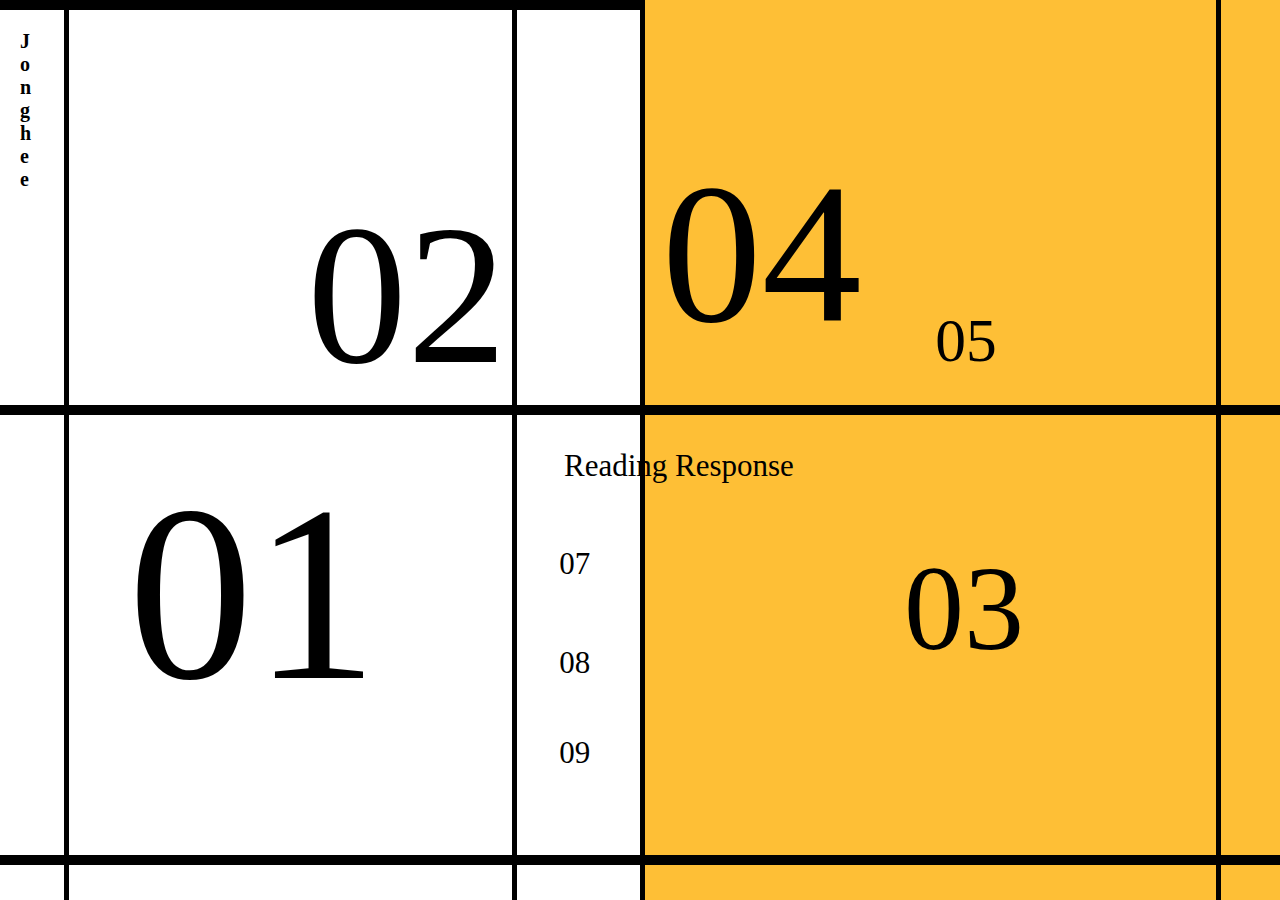
<file: index.html>
<!DOCTYPE html>
<html lang="en">
<head>
    <meta charset="UTF-8">
    <meta http-equiv="X-UA-Compatible" content="IE=edge">
    <meta name="viewport" content="width=device-width, initial-scale=1.0">
    <link rel="stylesheet" href="./style.css">
    <link rel="preconnect" href="https://fonts.googleapis.com">
<link rel="preconnect" href="https://fonts.gstatic.com" crossorigin>
<link href="https://fonts.googleapis.com/css2?family=Press+Start+2P&display=swap" rel="stylesheet">
<script type="text/javascript" src="./main.js" defer></script>
    <title>Document</title>
</head>
<body>
    <div class="v-line" id="wrap">
    </div>
    <div class="v-line2">
    </div>
    <div class="v-line3">
    </div>
    <div class="v-line4">
    </div>
    <hr class="firstline">
    <hr class="secondline">
    <hr class="thirdline">
    <div class="name">
        <div>
            J
        </div>
        <div>
            o
        </div>
        <div>
            n
        </div>
        <div>
            g
        </div>
        <div>
            h
        </div>
        <div>
            e
        </div>
        <div>
            e
        </div>
    </div>  
        <div class="one">
           <a href="./project/typography.html">01</a>
        </div>
        <div class="second">
           <a href="./project/project02.html">02</a>
        </div>
        <div class="third">
           <a href="">03</a>
        </div>
               <div class="four">
            <br><a href="./project/project.html">04</a>
        </div>
            <span class="fifth"><a href="">05</a></span>
            <span class="six"><a href="./readingresponse.html">Reading Response</a></span>
            <span class="seventh"><br><a href="">07</a></span>
            <span class="eighth"><a href="">08</a></span>
            <span class="ninth"><a href="">09</a></span>
</body>
</html>
</file>
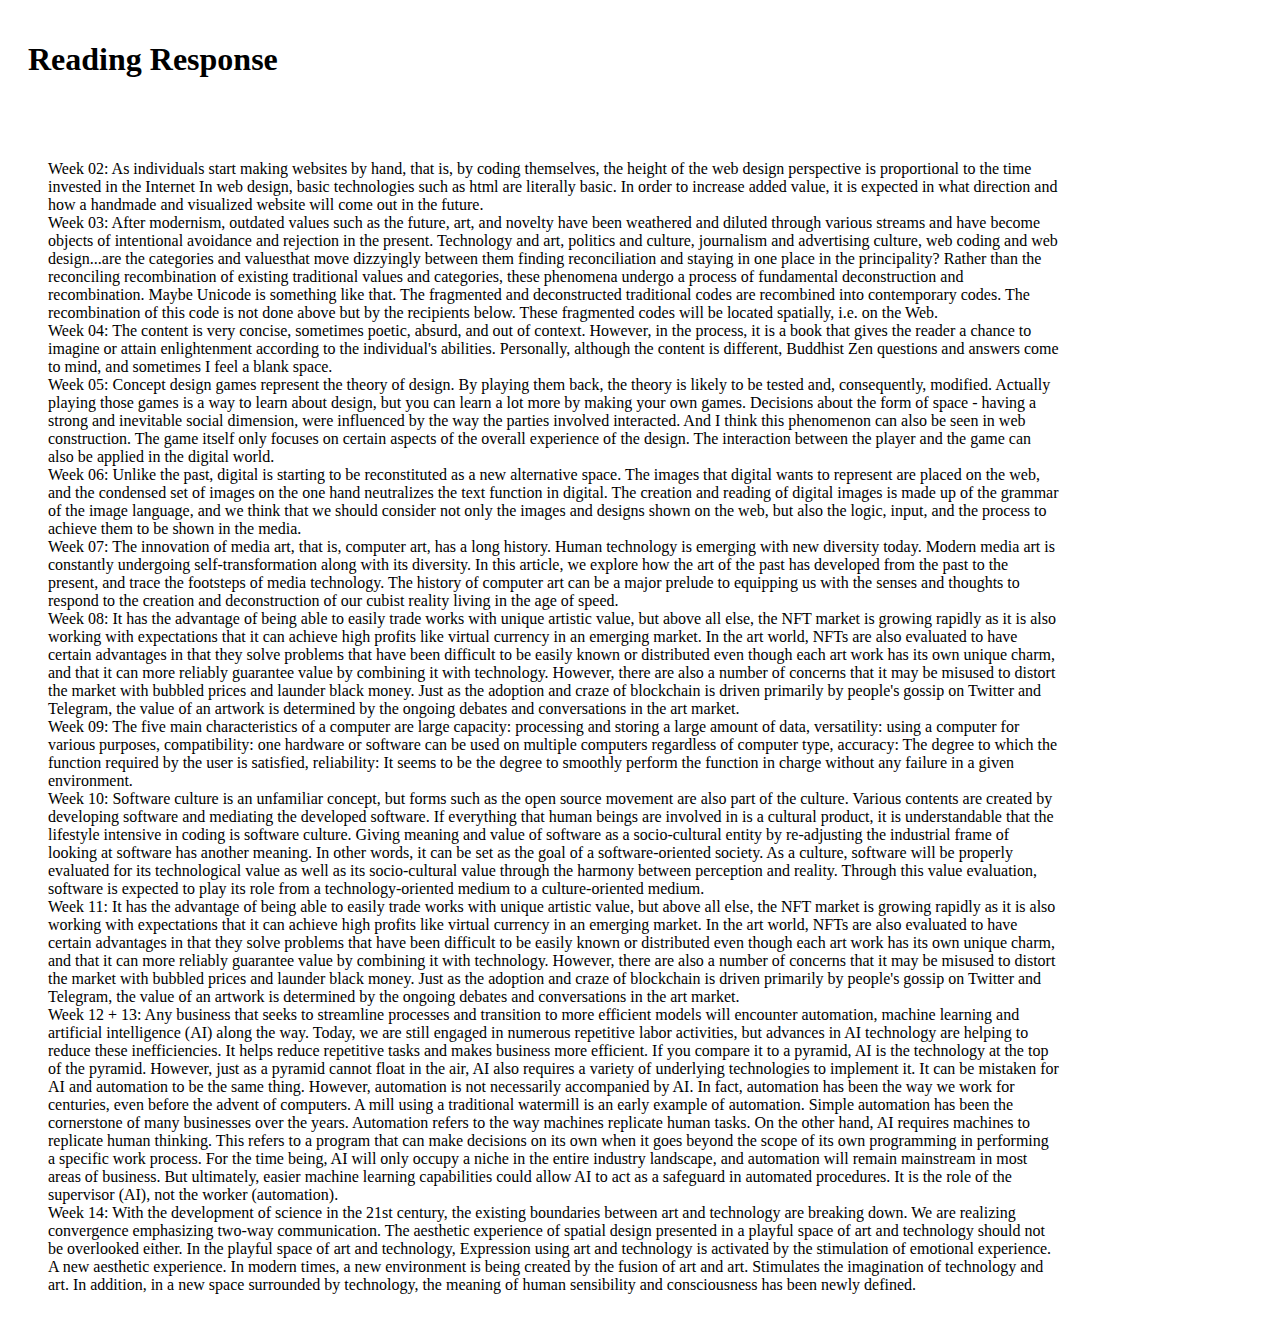
<file: readingresponse.html>
<!DOCTYPE html>
<html lang="en">
  <head>
    <meta charset="UTF-8" />
    <meta http-equiv="X-UA-Compatible" content="IE=edge" />
    <meta name="viewport" content="width=device-width, initial-scale=1.0" />
    <title>Reading Response</title>
    <link rel="stylesheet" href="./readingresponse.css">
  </head>
  <body>
    <h1>Reading Response</h1>
    <div class="reading">
      <div>
        Week 02: As individuals start making websites by hand, that is, by
        coding themselves, the height of the web design perspective is
        proportional to the time invested in the Internet In web design, basic
        technologies such as html are literally basic. In order to increase
        added value, it is expected in what direction and how a handmade and
        visualized website will come out in the future.
      </div>

      <div>
        Week 03: After modernism, outdated values ​​such as the future, art, and
        novelty have been weathered and diluted through various streams and have
        become objects of intentional avoidance and rejection in the present.
        Technology and art, politics and culture, journalism and advertising
        culture, web coding and web design...are the categories and values
        ​​that move dizzyingly between them finding reconciliation and staying
        in one place in the principality? Rather than the reconciling
        recombination of existing traditional values ​​and categories, these
        phenomena undergo a process of fundamental deconstruction and
        recombination. Maybe Unicode is something like that. The fragmented and
        deconstructed traditional codes are recombined into contemporary codes.
        The recombination of this code is not done above but by the recipients
        below. These fragmented codes will be located spatially, i.e. on the
        Web.
      </div>

      <div>
        Week 04: The content is very concise, sometimes poetic, absurd, and out
        of context. However, in the process, it is a book that gives the reader
        a chance to imagine or attain enlightenment according to the
        individual's abilities. Personally, although the content is different,
        Buddhist Zen questions and answers come to mind, and sometimes I feel a
        blank space.
      </div>
      <div>
        Week 05: Concept design games represent the theory of design. By playing
        them back, the theory is likely to be tested and, consequently,
        modified. Actually playing those games is a way to learn about design,
        but you can learn a lot more by making your own games. Decisions about
        the form of space - having a strong and inevitable social dimension,
        were influenced by the way the parties involved interacted. And I think
        this phenomenon can also be seen in web construction. The game itself
        only focuses on certain aspects of the overall experience of the design.
        The interaction between the player and the game can also be applied in
        the digital world.
      </div>
      <div>
        Week 06: Unlike the past, digital is starting to be reconstituted as a
        new alternative space. The images that digital wants to represent are
        placed on the web, and the condensed set of images on the one hand
        neutralizes the text function in digital. The creation and reading of
        digital images is made up of the grammar of the image language, and we
        think that we should consider not only the images and designs shown on
        the web, but also the logic, input, and the process to achieve them to
        be shown in the media.
      </div>
      <diiv>
        Week 07: The innovation of media art, that is, computer art, has a long
        history. Human technology is emerging with new diversity today. Modern
        media art is constantly undergoing self-transformation along with its
        diversity. In this article, we explore how the art of the past has
        developed from the past to the present, and trace the footsteps of media
        technology. The history of computer art can be a major prelude to
        equipping us with the senses and thoughts to respond to the creation and
        deconstruction of our cubist reality living in the age of speed.
      </diiv>
      <div>
        Week 08: It has the advantage of being able to easily trade works with
        unique artistic value, but above all else, the NFT market is growing
        rapidly as it is also working with expectations that it can achieve high
        profits like virtual currency in an emerging market. In the art world,
        NFTs are also evaluated to have certain advantages in that they solve
        problems that have been difficult to be easily known or distributed even
        though each art work has its own unique charm, and that it can more
        reliably guarantee value by combining it with technology. However, there
        are also a number of concerns that it may be misused to distort the
        market with bubbled prices and launder black money. Just as the adoption
        and craze of blockchain is driven primarily by people's gossip on
        Twitter and Telegram, the value of an artwork is determined by the
        ongoing debates and conversations in the art market.
      </div>
      <div>
        Week 09: The five main characteristics of a computer are large capacity:
        processing and storing a large amount of data, versatility: using a
        computer for various purposes, compatibility: one hardware or software
        can be used on multiple computers regardless of computer type, accuracy:
        The degree to which the function required by the user is satisfied,
        reliability: It seems to be the degree to smoothly perform the function
        in charge without any failure in a given environment.
      </div>
      <div>
        Week 10: Software culture is an unfamiliar concept, but forms such as
        the open source movement are also part of the culture. Various contents
        are created by developing software and mediating the developed software.
        If everything that human beings are involved in is a cultural product,
        it is understandable that the lifestyle intensive in coding is software
        culture. Giving meaning and value of software as a socio-cultural entity
        by re-adjusting the industrial frame of looking at software has another
        meaning. In other words, it can be set as the goal of a
        software-oriented society. As a culture, software will be properly
        evaluated for its technological value as well as its socio-cultural
        value through the harmony between perception and reality. Through this
        value evaluation, software is expected to play its role from a
        technology-oriented medium to a culture-oriented medium.
      </div>
      <div>
        Week 11: It has the advantage of being able to easily trade works with
        unique artistic value, but above all else, the NFT market is growing
        rapidly as it is also working with expectations that it can achieve high
        profits like virtual currency in an emerging market. In the art world,
        NFTs are also evaluated to have certain advantages in that they solve
        problems that have been difficult to be easily known or distributed even
        though each art work has its own unique charm, and that it can more
        reliably guarantee value by combining it with technology. However, there
        are also a number of concerns that it may be misused to distort the
        market with bubbled prices and launder black money. Just as the adoption
        and craze of blockchain is driven primarily by people's gossip on
        Twitter and Telegram, the value of an artwork is determined by the
        ongoing debates and conversations in the art market.
      </div>
      <div>
        Week 12 + 13: Any business that seeks to streamline processes and
        transition to more efficient models will encounter automation, machine
        learning and artificial intelligence (AI) along the way. Today, we are
        still engaged in numerous repetitive labor activities, but advances in
        AI technology are helping to reduce these inefficiencies. It helps
        reduce repetitive tasks and makes business more efficient. If you
        compare it to a pyramid, AI is the technology at the top of the pyramid.
        However, just as a pyramid cannot float in the air, AI also requires a
        variety of underlying technologies to implement it. It can be mistaken
        for AI and automation to be the same thing. However, automation is not
        necessarily accompanied by AI. In fact, automation has been the way we
        work for centuries, even before the advent of computers. A mill using a
        traditional watermill is an early example of automation. Simple
        automation has been the cornerstone of many businesses over the years.
        Automation refers to the way machines replicate human tasks. On the
        other hand, AI requires machines to replicate human thinking. This
        refers to a program that can make decisions on its own when it goes
        beyond the scope of its own programming in performing a specific work
        process. For the time being, AI will only occupy a niche in the entire
        industry landscape, and automation will remain mainstream in most areas
        of business. But ultimately, easier machine learning capabilities could
        allow AI to act as a safeguard in automated procedures. It is the role
        of the supervisor (AI), not the worker (automation).
      </div>
      <div>
        Week 14: With the development of science in the 21st century, the
        existing boundaries between art and technology are breaking down. We are
        realizing convergence emphasizing two-way communication. The aesthetic
        experience of spatial design presented in a playful space of art and
        technology should not be overlooked either. In the playful space of art
        and technology, Expression using art and technology is activated by the
        stimulation of emotional experience. A new aesthetic experience. In
        modern times, a new environment is being created by the fusion of art
        and art. Stimulates the imagination of technology and art. In addition,
        in a new space surrounded by technology, the meaning of human
        sensibility and consciousness has been newly defined.
      </div>
    </div>
  </body>
</html>
</file>
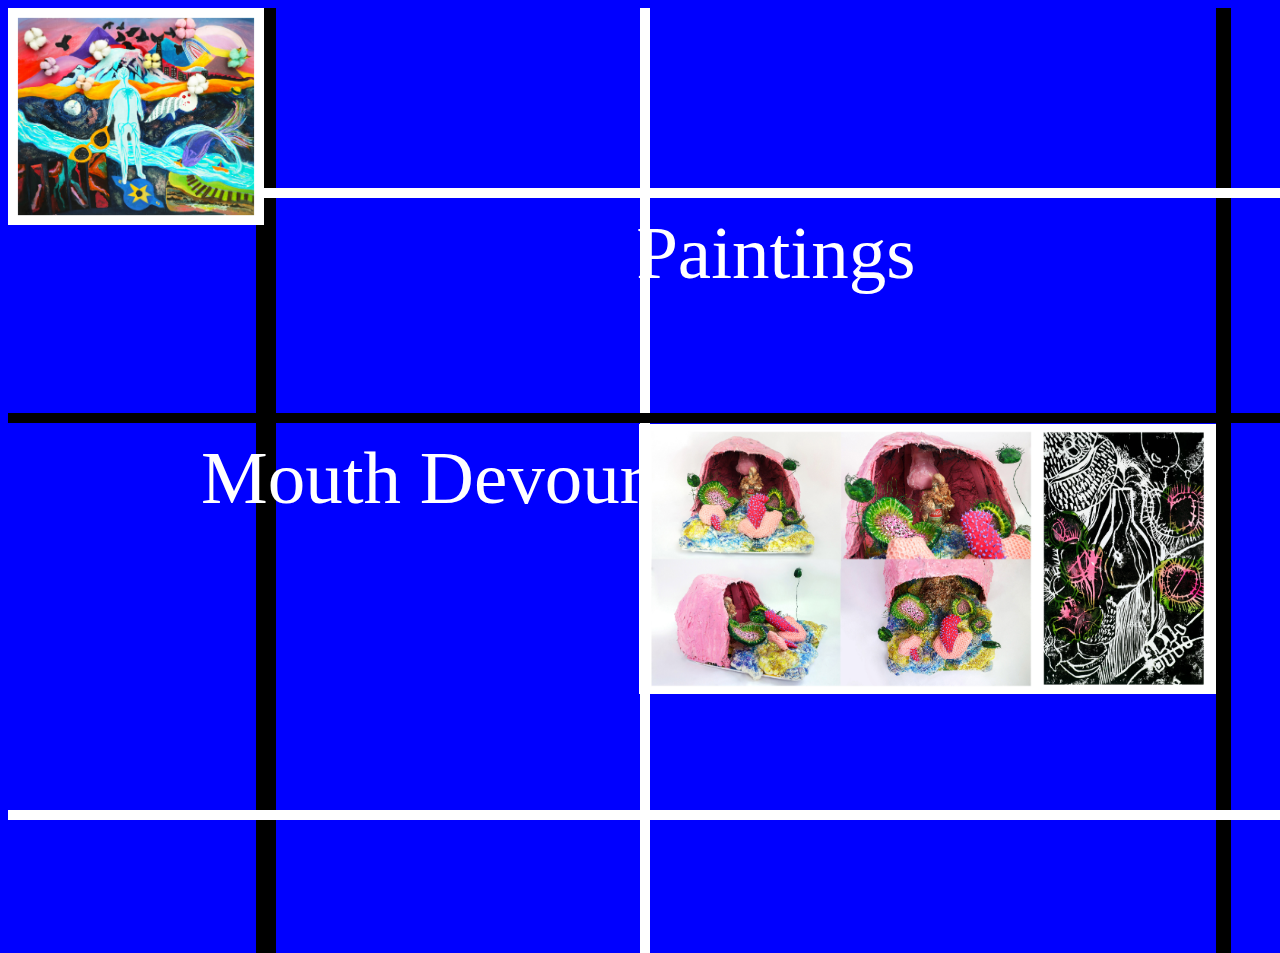
<file: project/project02.html>
<!DOCTYPE html>
<html lang="en">
<head>
    <meta charset="UTF-8">
    <meta http-equiv="X-UA-Compatible" content="IE=edge">
    <meta name="viewport" content="width=device-width, initial-scale=1.0">
    <link rel="stylesheet" href="./project02.css">
    <title>Document</title>
</head>
<body>
    <div class="v-line" id="wrap">
    </div>
    <div class="v-line2">
    </div>
    <div class="v-line3">
    </div>
    <div class="v-line4">
    </div>
    <hr class="firstline">
    <hr class="secondline">
    <hr class="thirdline">
    <p class="text">Paintings</p>
    <p class="text02">Mouth Devouring</p>
    <table>
        <tr><img class="mouth" src="assets/1.jpg"></tr>
        <tr><img class="vision" src="assets/4.jpg"></tr>
    </table>
</body>
</html>
</file>
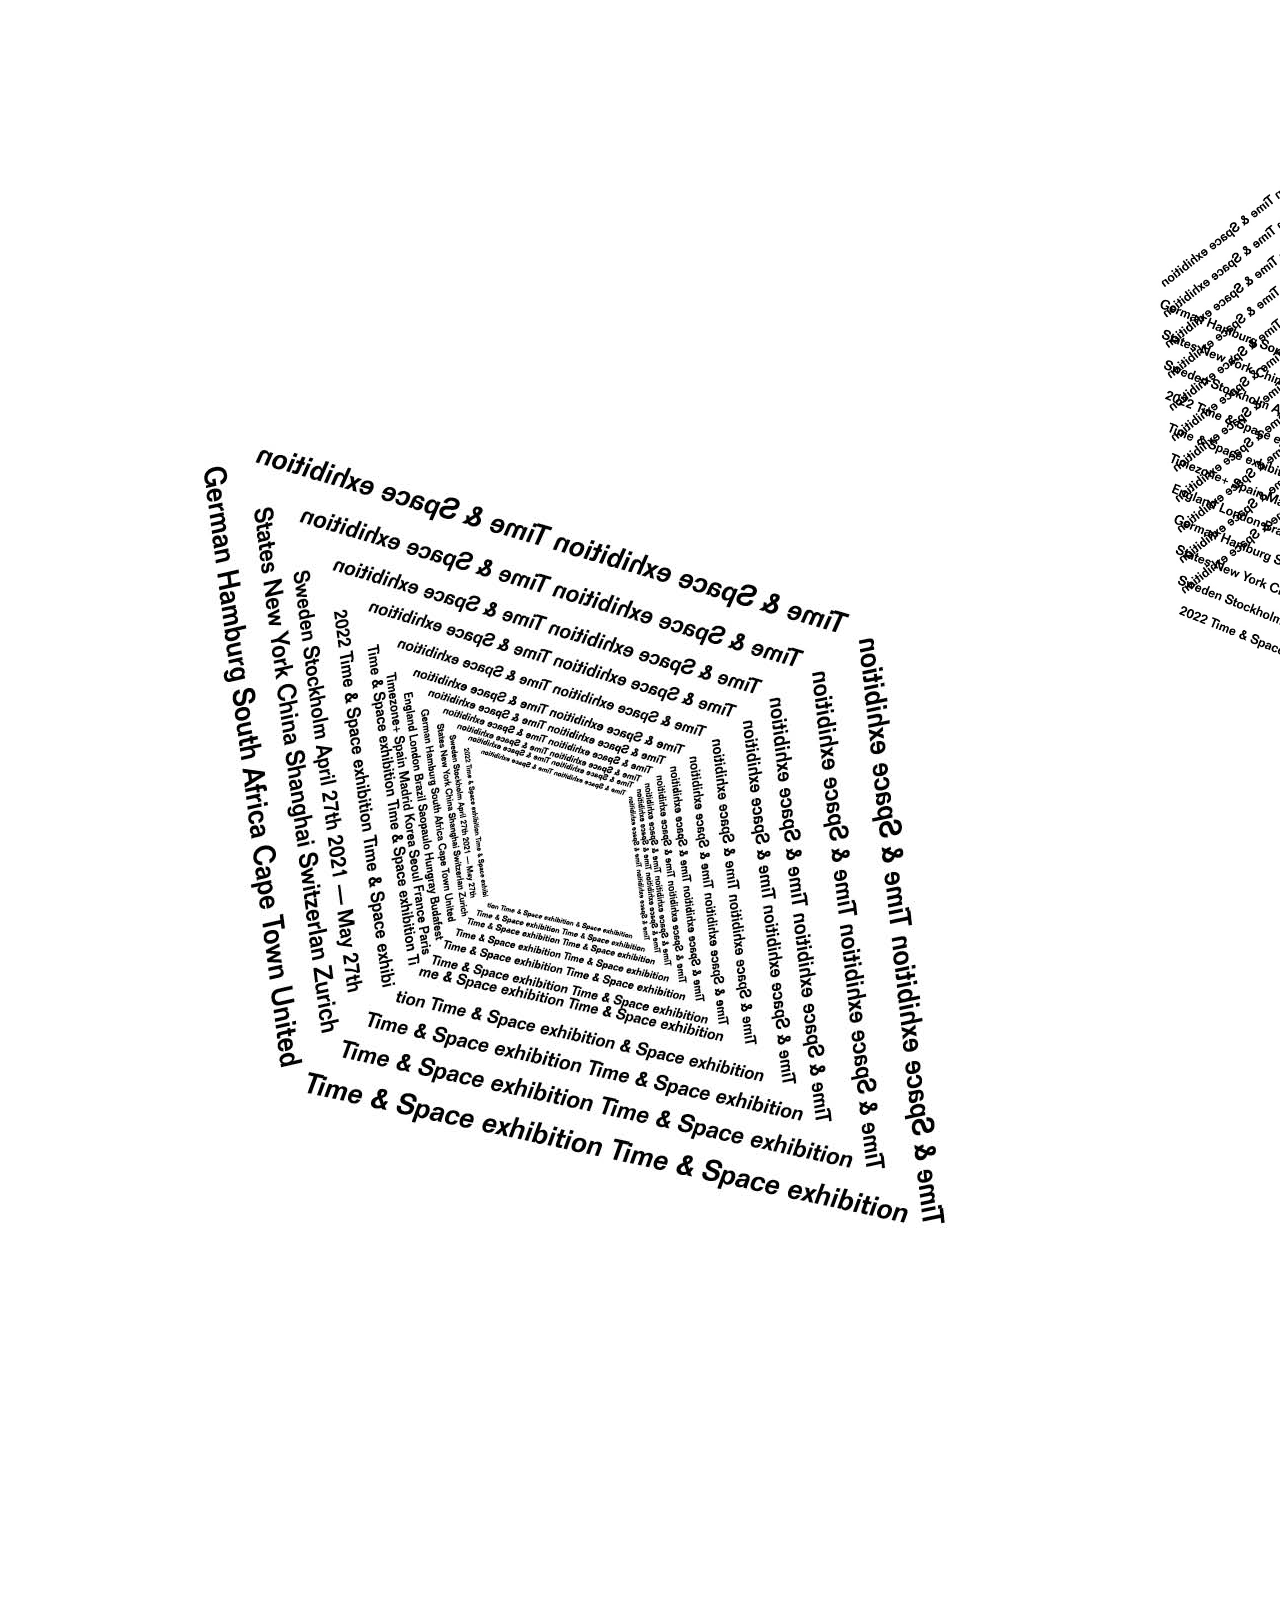
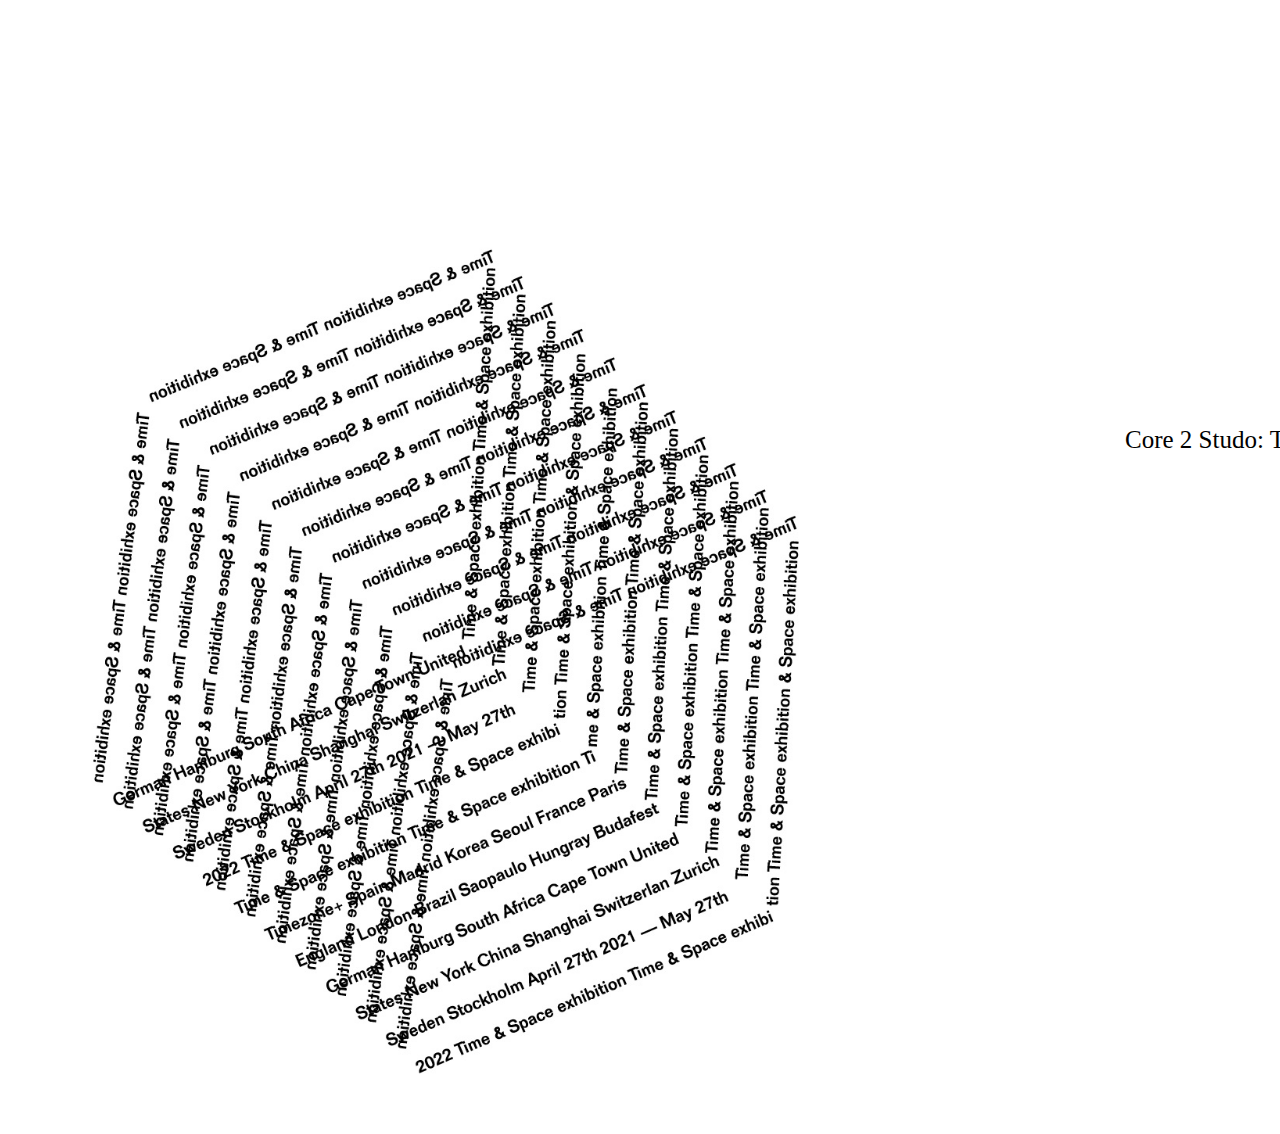
<file: project/typography.html>
<!DOCTYPE html>
<html lang="en">
<head>
    <meta charset="UTF-8">
    <meta http-equiv="X-UA-Compatible" content="IE=edge">
    <meta name="viewport" content="width=device-width, initial-scale=1.0">
    <title>Typography</title>
    <link rel="stylesheet" href="typography.css">
</head>
<body>    
    <div class="typo-image">
    <img class="image7" src="./assets/Time and Space Poster.jpg">
    <img class="image8" src="./assets/Time and Space Poster1.jpg">
    <div class="poster">Core 2 Studo: Time and Space Exhibition Poster</div>
    <img clas="giff" src="./assets/giff.gif">
</div>

</body>
</html>
</file>
<file: style.css>
.v-line{
    border-left: thick solid #000;
    height:100%;
    left: 50%;
    position: absolute;
   }

   .v-line2{
    border-left: thistle solid #000;
    height:100%;
    left: 5%;
    position: absolute;
   }

   .v-line3{
    border-left: thick solid #000;
    height:100%;
    left: 40%;
    position: absolute;
   }

   .v-line4{
    border-left: thick solid #000;
    height:100%;
    left: 95%;
    position: absolute;
   }

.firstline {
  border: 0;
  width: 100%;
  align: left;
  height: 10px;
  background: black;
}

.secondline {
    position: absolute;
    top: 95%;
    border: 0;
    width: 150%;
    align: left;
    height: 10px;
    background: black;
  }

.thirdline {
  position: absolute;
  top: 45%;
  border: 0;
  width: 150%;
  align: left;
  height: 10px;
  background: black;
}

.name {
    position: absolute;
    padding: 20px;
    font-size: 20px;
    font-weight: bold;
}

  .numbers {
      position: absolute;
      Top: 65%;
      left: 41.5%;
      font-size: 31px;
  }

.one {
  position:absolute;
  top: 55%;
  left: 2%;
  font-size: 171px;
}

.second {
  position: absolute;
  padding-right: 5px;
  top: 20%;
  right: 61.5%;
  font-size: 101px;
}

.third {
  position: absolute;
  top: 60%;
  right: 20%;
  font-size: 81px;
}

.four {
  position: absolute;
  top: -10%;
  left: 51.7%;
  font-size: 150px;
}

.fifth {
  position: absolute;
  padding:20px;
  top: 31.7%;
  left: 71.5%;
  font-size: 61.5px;
}

.six {
  position: absolute;
  padding:20px;
  top: 61.5%;
  left: 38.1%;
  font-size: 25px;
}

.seventh {
  position: absolute;
  top: 64.5%;
  left: 42.1%;
  font-size: 25px;
}

.eighth {
  position: absolute;
  top: 72.7%;
  left: 42.1%;
  font-size: 25px;
}

.ninth {
  position: absolute;
  top: 76.7%;
  left: 42.1%;
  font-size: 25px;
}

  a { text-decoration:none;
    color: inherit;
  } 

  * {
    margin:0;
    padding:0;
  }
  
  #wrap {
    width:100%;
    height:100%;
    text-align:center;
    vertical-align:middle;
  }
  
  #wrap p {
    color:white;
    font-size:25px;
    line-height:300px;
  }

  #wrap2 {
    width:100%;
    height:300px;
    text-align:center;
    vertical-align:middle;
  }
  
  #wrap2 p {
    color:white;
    font-size:25px;
    line-height:300px;
  }

  .hiddenimg {
    display: none;
  }
  
  .hiddentxt {
    font-weight: bold;
    color: #F00;
    z-index:99;
  }
  
  .hiddentxt a {
    color: #F00;
    text-decoration: none;
    z-index: 99;
  }
  
  .hiddenclick {
    font-weight: bold;
    color: #F00;
    text-decoration: none;
    cursor: pointer;
  }
  
  .hiddenclick a {
    color: #F00;
    text-decoration: none;
  }
  
  .hiddenclick a:visited {
    color: #F00;
    text-decoration: none;
  }
  
  .hiddentxt:hover ~ .hiddenimg {
    display: block;
    position: absolute;
      z-index: 2
  }
  
  .hiddenclickimg {
    display: none;
  }

  .image01 {
    width: 550%;
  }




  /*target only screen up to 1024px*/
@media only screen and (min-width: 1024px) {
  .v-line{
    border-left: thick solid #000;
    height:100%;
    left: 50%;
    position: absolute;
   }

   .v-line2{
    border-left: thick solid #000;
    height:100%;
    left: 5%;
    position: absolute;
   }

   .v-line3{
    border-left: thick solid #000;
    height:100%;
    left: 40%;
    position: absolute;
   }

   .v-line4{
    border-left: thick solid #000;
    height:100%;
    left: 95%;
    position: absolute;
   }

.firstline {
  border: 0;
  width: 100%;
  align: left;
  height: 10px;
  background: black;
}

.secondline {
    position: absolute;
    top: 95%;
    border: 0;
    width: 150%;
    align: left;
    height: 10px;
    background: black;
  }

.thirdline {
  position: absolute;
  top: 45%;
  border: 0;
  width: 150%;
  align: left;
  height: 10px;
  background: black;
}

.name {
    position: absolute;
    padding: 20px;
    font-size: 20px;
    font-weight: bold;
}

  .numbers {
      position: absolute;
      Top: 65%;
      left: 41.5%;
      font-size: 31px;
  }

.one {
  position:absolute;
  top: 50%;
  left: 10%;
  font-size: 250px;
}

.second {
  position: absolute;
  top: 20%;
  right: 60%;
  font-size: 200px;
}

.third {
  position: absolute;
  top: 60%;
  right: 20%;
  font-size: 120px;
}

.four {
  position: absolute;
  top: -10%;
  left: 51.7%;
  font-size: 200px;
}

.fifth {
  position: absolute;
  padding:20px;
  top: 31.7%;
  left: 71.5%;
  font-size: 61.5px;
}

.six {
  position: absolute;
  padding:20px;
  top: 47.5%;
  left: 42.5%;
  font-size: 31px;
}

.seventh {
  position: absolute;
  top: 56.7%;
  left: 43.7%;
  font-size: 31px;
}

.eighth {
  position: absolute;
  top: 71.7%;
  left: 43.7%;
  font-size: 31px;
}

.ninth {
  position: absolute;
  top: 81.7%;
  left: 43.7%;
  font-size: 31px;
}

  a { text-decoration:none;
    color: inherit;
  } 

  * {
    margin:0;
    padding:0;
  }
  
  #wrap {
    width:100%;
    height:100%;
    text-align:center;
    vertical-align:middle;
  }
  
  #wrap p {
    color:white;
    font-size:25px;
    line-height:300px;
  }

  #wrap2 {
    width:100%;
    height:300px;
    text-align:center;
    vertical-align:middle;
  }
  
  #wrap2 p {
    color:white;
    font-size:25px;
    line-height:300px;
  }

  .hiddenimg {
    display: none;
  }
  
  .hiddentxt {
    font-weight: bold;
    color: #F00;
    z-index:99;
  }
  
  .hiddentxt a {
    color: #F00;
    text-decoration: none;
    z-index: 99;
  }
  
  .hiddenclick {
    font-weight: bold;
    color: #F00;
    text-decoration: none;
    cursor: pointer;
  }
  
  .hiddenclick a {
    color: #F00;
    text-decoration: none;
  }
  
  .hiddenclick a:visited {
    color: #F00;
    text-decoration: none;
  }
  
  .hiddentxt:hover ~ .hiddenimg {
    display: block;
    position: absolute;
      z-index: 2
  }
  
  .hiddenclickimg {
    display: none;
  }

  .image01 {
    width: 550%;
  }
}
</file>
<file: readingresponse.css>
h1 {
    padding: 20px;
}

.reading {
    padding: 40px;
    width: 80%;
}
</file>
<file: project/project02.css>
body {
    background-color: blue;
}

.blue {
    width: 50%;
}

.v-line{
    border-left: 5px solid white;
    height:105%;
    left: 50%;
    position: absolute;
   }

   .v-line2{
    border-left: 10px solid #000;
    height:105%;
    left: 20%;
    position: absolute;
   }

   .v-line3{
    border-left: 5px solid #000;
    height:105%;
    left: 40%;
    position: absolute;
    display: none;
   }

   .v-line4{
    border-left: 7.5px solid #000;
    height:105%;
    left: 95%;
    position: absolute;
   }

   .firstline {
    border: 0;
    width: 100%;
    position: absolute;
    top: 20%;
    align: left;
    height: 7px;
    background: white;
  }
  
  .secondline {
      position: absolute;
      top: 85.1%;
      border: 0;
      width: 100%;
      align: left;
      height: 12px;
      background: black;
    }
  
  .thirdline {
    position: absolute;
    top: 44.3%;
    border: 0;
    width: 100%;
    align: left;
    height: 15.1px;
    background: black;
}

  .dog {
      position: absolute;
      width: 35%;
      top: 50.5%;
      left:0;
  }

  .mouth {
      position: absolute;
      width: 105%;
      height: auto;
      top: 50.1%;
      right: 0%;
  }

  .vision {
      position: absolute;
      width: 82.5%;
  }

  .text {
    position: absolute;
    top: 15%;
    right: 0.7%;
    color: white;
    font-size: 20px;
}

.text02 {
    position: absolute;
    top: 80%;
    left: 2.7%;
    color: white;
    font-size: 20px;
}

  /*target only screen up to 1024px*/
@media only screen and (min-width: 1024px) {
    .v-line{
        border-left: 10px solid white;
        height:105%;
        left: 50%;
        position: absolute;
       }
    
       .v-line2{
        border-left: 20px solid #000;
        height:105%;
        left: 20%;
        position: absolute;
       }
    
       .v-line3{
        border-left: 10px solid #000;
        height:105%;
        left: 40%;
        position: absolute;
       }
    
       .v-line4{
        border-left: 15px solid #000;
        height:105%;
        left: 95%;
        position: absolute;
       }
    
       .firstline {
        border: 0;
        width: 100%;
        position: absolute;
        top: 20%;
        align: left;
        height: 10px;
        background: white;
      }
      
      .secondline {
          position: absolute;
          top: 89.1%;
          border: 0;
          width: 100%;
          align: left;
          height: 10px;
          background: white;
        }
      
      .thirdline {
        position: absolute;
        top: 45%;
        border: 0;
        width: 100%;
        align: left;
        height: 10px;
        background: black;
      }
    
      .dog {
          position: absolute;
          width: 35%;
          top: 50.5%;
          left:0;
      }
    
      .mouth {
          position: absolute;
          width: 45.1%;
          height: auto;
          top: 47.1%;
          right: 5%;
      }
    
      .vision {
          position: absolute;
          width: 20%;
      }
      
      .text {
        position: absolute;
        left: 49.7%;
        color: white;
        font-size: 75px;
    }
    
    .text02 {
        position: absolute;
        top: 40%;
        left: 15.7%;
        color: white;
        font-size: 75px;
    }
}
</file>
<file: project/typography.css>
.typo-image {
  position: absolute;
  /* width: 40%;
    height: auto;
    object-fit: cover; */
  padding: 20px;
}

img {
  /* width: 20%; */
}

.image7 {
  position: absolute;
  width: 70%;
  padding: 20px;
  top: 100%;
  transition: all ease 1s;
}

.image7:hover {
  transform: rotate(360deg);
}

.image8 {
  position: absolute;
  width: 50%;
  padding: 20px;
  left: 100%;
  transition: all ease 1s;
}

.image8:hover {
  transform: rotate(360deg);
}

.giff {
  width: 40%;
  top: 40%;
}

.poster {
  position: absolute;
  top: 120%;
  left: 100%;
  font-size: 25px;
  width: 60%;
}
</file>
